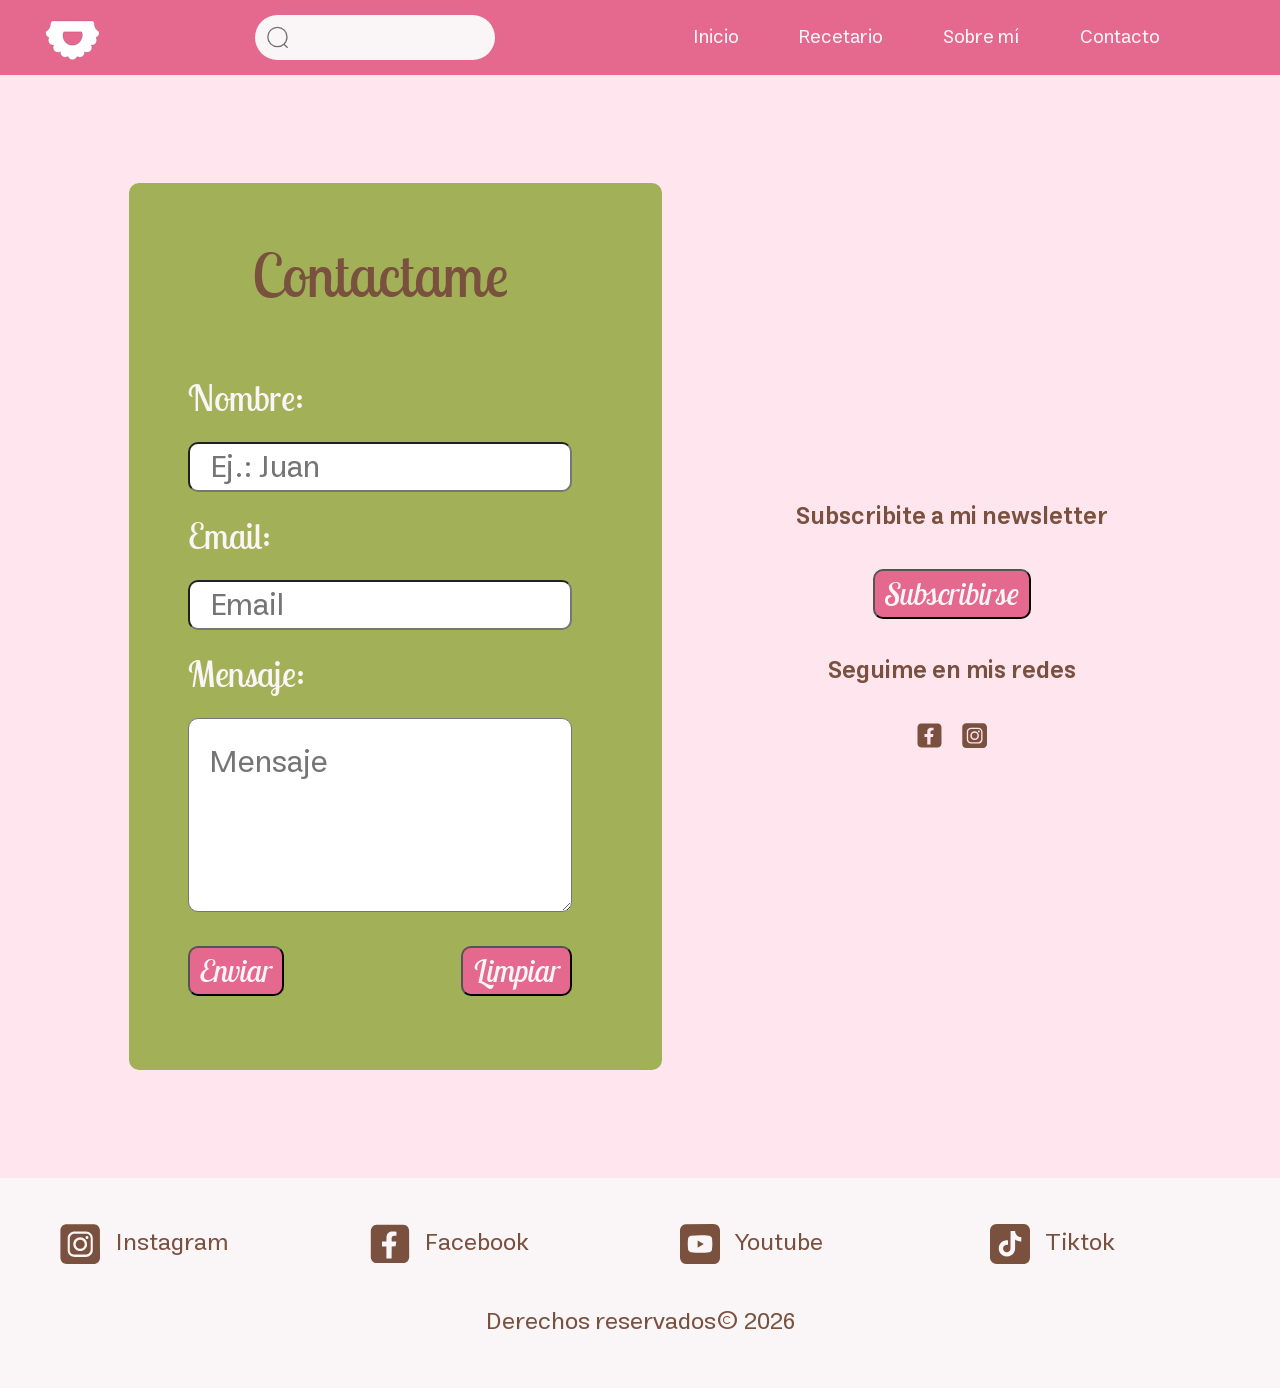
<file: contacto.html>
<!DOCTYPE html>
<html>

<head>
    <meta charset="UTF-8" />
    <meta name="viewport" content="width=device-width, initial-scale=1.0">
    <title>Ponete el Delantal</title>
    <link rel="icon" type="image/svg+xml" href="img/svg/logo-rosa.svg">
    <link href="estilos.css" rel="stylesheet" type="text/css">
</head>

<body>
    <header>
        <a href="index.html"><img src="img/svg/logo.svg" alt="" width="65" height="55" /></a>
        <div class="buscador">
            <img src="img/svg/icono-lupa.svg" alt="" width="25" height="25" />
        </div>
        <nav class="botonera">
            <a href="index.html">Inicio</a>
            <a href="recetario.html">Recetario</a>
            <a href="sobre-mi.html">Sobre mí</a>
            <a href="contacto.html">Contacto</a>
        </nav>
    </header>

    <main id="contenedor-contacto">
        <section id="contactar">
            <div id="formulario">
                <h2>Contactame</h2>
                <form method="post" action="mailto:maria.lujan.leiva@gmail.com" subject="Contacto desde el sitio web" target="_blank" enctype="text/plain">
                    <div class="form">
                        <label for="nombre">Nombre:</label>
                        <input type="text" name="nombre" id="nombre" placeholder="Ej.: Juan" required>
                        <label for="email">Email:</label>
                        <input type="email" name="email" id="email" placeholder="Email" required>
                        <label for="mensaje">Mensaje:</label>
                        <textarea name="mensaje" id="mensaje" placeholder="Mensaje" required></textarea>
                    </div>
                    <div class="botones">
                        <button type="submit">Enviar</button>
                        <button type="reset">Limpiar</button>  
                    </div>
                </form>
            </div>
            <div id="subscripcion">
                <h4>Subscribite a mi newsletter</h4>
                <button id="boton-subscripcion">Subscribirse</button>
                <h4>Seguime en mis redes</h4>
                <div id="logos">   
                    <a href="https://www.facebook.com/Poneteeldelantal?ref=hl"><img src="img/svg/facebook.svg" alt="" width="25" height="25" /></a>
                    <a href="https://www.instagram.com/poneteeldelantal/"><img src="img/svg/instagram.svg" alt="" width="25" height="25" /></a>
                </div>
            </div>
        </section>    
    </main>
    <footer>
        <ul>
            <li>
                <a href="https://www.instagram.com/poneteeldelantal/" target="_blank">
                    <img src="img/svg/instagram.svg" alt="" width="40" height="40" />
                    <p>Instagram</p>
                </a>
            </li>
            <li>
                <a href="https://www.facebook.com/Poneteeldelantal?ref=hl" target="_blank">
                <img src="img/svg/facebook.svg" alt="" width="40" height="40" />
                <p>Facebook</p>
                </a>
            </li>
            <li>
                <a href="https://www.youtube.com/channel/UCe3dXQ7yRv0x3CNFf5MmcQw" target="_blank">
                <img src="img/svg/youtube.svg" alt="" width="40" height="40" />
                <p>Youtube</p>
                </a>
            </li>
            <li>
                <a href="https://www.tiktok.com/@agusmaral?is_from_webapp=1&sender_device=pc" target="_blank">
                <img src="img/svg/tiktok.svg" alt="" width="40" height="40" />
                <p>Tiktok</p>
                </a>
            </li>
        </ul>
        <p>Derechos reservados© 2026</p>
    </footer>
</body>
</html>
</file>
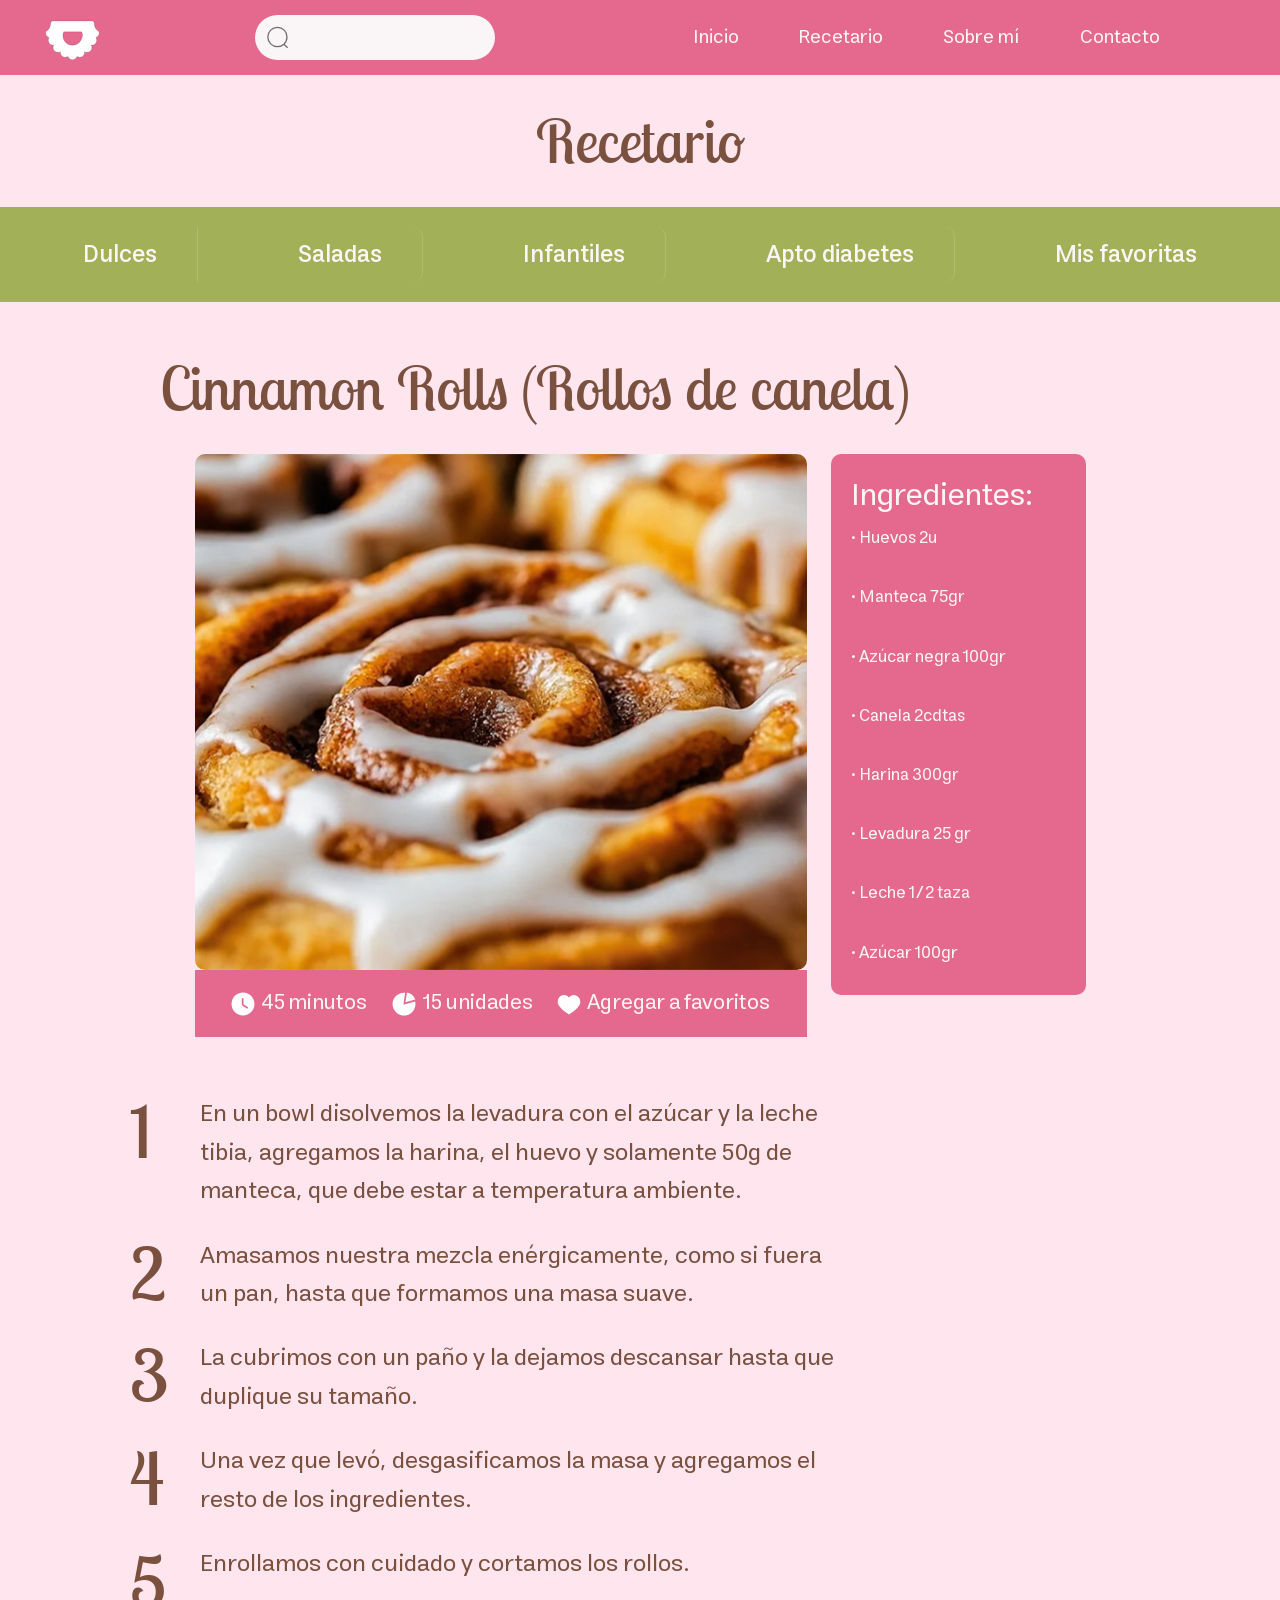
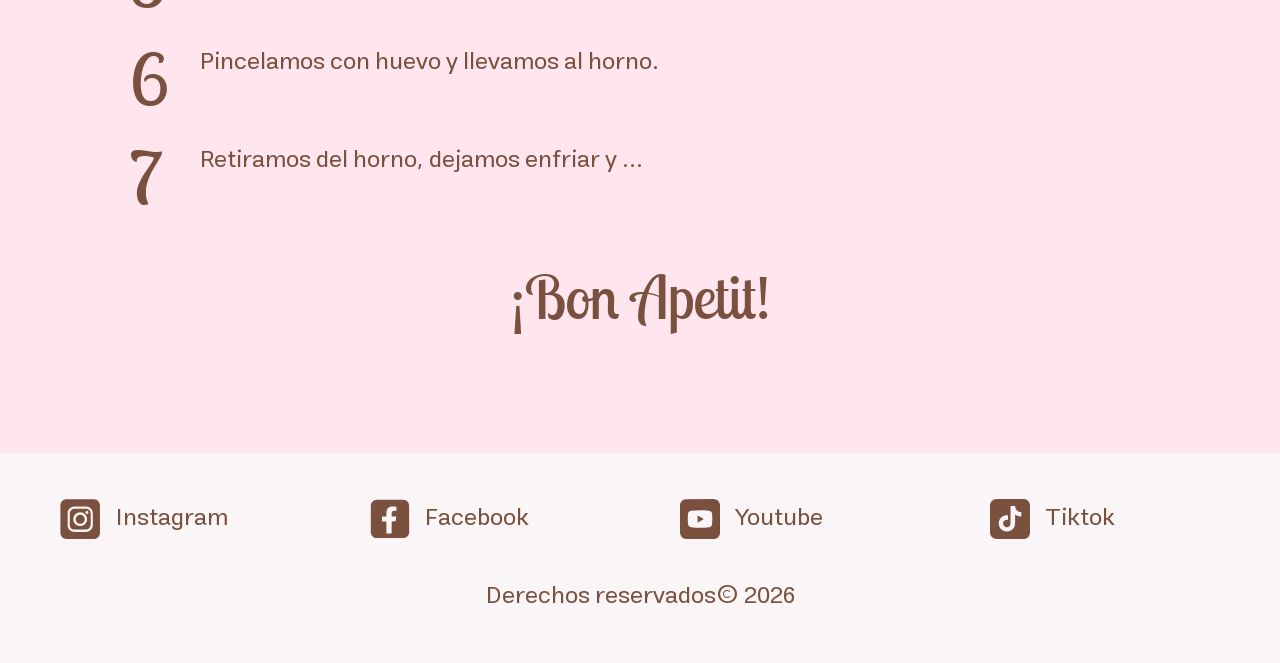
<file: recetario.html>
<!DOCTYPE html>
<html lang="es">

<head>
    <meta charset="UTF-8" />
    <meta name="viewport" content="width=device-width, initial-scale=1.0">
    <title>Ponete el Delantal</title>
    <link rel="icon" type="image/svg+xml" href="img/svg/logo-rosa.svg">
    <link href="estilos.css" rel="stylesheet" type="text/css">
</head>

<body>
    <header>
        <a href="index.html"><img src="img/svg/logo.svg" alt="" width="65" height="55" /></a>
        <div class="buscador">
            <img src="img/svg/icono-lupa.svg" alt="" width="25" height="25" />
        </div>
        <nav class="botonera">
            <a href="index.html">Inicio</a>
            <a href="recetario.html">Recetario</a>
            <a href="sobre-mi.html">Sobre mí</a>
            <a href="contacto.html">Contacto</a>
        </nav>
    </header>

    <main>

        <div class="titular">
            <h2>Recetario</h2>
        </div>

       <div class="categorias">

    <div class="categoria">
        <button>Dulces</button>
        <ul class="submenu-recetario">
            <li>Postres</li>
            <li>Meriendas</li>
            <li>Navidad</li>
            <li>Desayuno</li>
            <li>Pascuas</li>
        </ul>
    </div>

    <div class="categoria">
        <button>Saladas</button>
        <ul class="submenu-recetario">
            <li>Entradas</li>
            <li>Platos</li>
            <li>Snack</li>
            <li>Guarnición</li>
            <li>Dips</li>
        </ul>
    </div>

    <div class="categoria">
        <button>Infantiles</button>
        <ul class="submenu-recetario">
            <li>Desayuno</li>
            <li>Almuerzo</li>
            <li>Postres</li>
            <li>Especiales</li>
        </ul>
    </div>

    <div class="categoria">
        <button>Apto diabetes</button>
        <ul class="submenu-recetario">
            <li>Entradas</li>
            <li>Panes</li>
            <li>Postres</li>
            <li>Semillas</li>
        </ul>
    </div>

    <div class="categoria">
        <button>Mis favoritas</button>
        <ul class="submenu-recetario">
            <li>Dips</li>
            <li>Tartas</li>
            <li>Pastas</li>
        </ul>
    </div>

</div>

        <section class="receta">

            <h2>Cinnamon Rolls (Rollos de canela)</h2>

            <div class="contenido-receta">

                <!-- COLUMNA IZQUIERDA -->

                <div class="columna-izquierda">

                    <img src="img/img/recetario-roll-de-canela-optimizado.jpg" alt="Rollosdecanela">

                    <div class="datos-receta">

                        <div class="contenido">
                            <img src="img/svg/reloj.svg" alt="icono Tiempo">
                            <p>45 minutos</p>
                        </div>

                        <div class="contenido">
                            <img src="img/svg/porcion.svg" alt="icono Porciones">
                            <p>15 unidades</p>
                        </div>

                        <div class="contenido">
                            <img src="img/svg/favorito.svg" alt="icono Favoritos" >
                            <p>Agregar a favoritos</p>
                        </div>

                    </div>

                </div>

                <div class="notas">

                    <p>Ingredientes:</p>

                    <div class="ingredientes">

                        <div class="ingredientes-nombre">
                            <p>• Huevos 2u</p>
                            <p>• Manteca 75gr</p>
                            <p>• Azúcar negra 100gr</p>
                            <p>• Canela 2cdtas</p>
                            <p>• Harina 300gr</p>
                            <p>• Levadura 25 gr</p>
                            <p>• Leche 1/2 taza</p>
                            <p>• Azúcar 100gr</p>
                        </div>
                    </div>
                </div>
            </div>

            <ol class="pasos">

                <li>
                    <h2>1</h2>
                    <p>
                        En un bowl disolvemos la levadura con el azúcar y la leche tibia,
                        agregamos la harina, el huevo y solamente 50g de manteca,
                        que debe estar a temperatura ambiente.
                    </p>
                </li>

                <li>
                    <h2>2</h2>
                    <p>
                        Amasamos nuestra mezcla enérgicamente, como si fuera un pan,
                        hasta que formamos una masa suave.
                    </p>
                </li>

                <li>
                    <h2>3</h2>
                    <p>
                        La cubrimos con un paño y la dejamos descansar hasta que
                        duplique su tamaño.
                    </p>
                </li>

                <li>
                    <h2>4</h2>
                    <p>
                        Una vez que levó, desgasificamos la masa y agregamos
                        el resto de los ingredientes.
                    </p>
                </li>

                <li>
                    <h2>5</h2>
                    <p>
                        Enrollamos con cuidado y cortamos los rollos.
                    </p>
                </li>

                <li>
                    <h2>6</h2>
                    <p>
                        Pincelamos con huevo y llevamos al horno.
                    </p>
                </li>

                <li>
                    <h2>7</h2>
                    <p>
                        Retiramos del horno, dejamos enfriar y ...
                    </p>
                </li>

            </ol>

            <h2 class="cierre-notas">¡Bon Apetit!</h2>
        </section>
    </main>

    <footer>
        <ul>
            <li>
                <a href="https://www.instagram.com/poneteeldelantal/" target="_blank">
                    <img src="img/svg/instagram.svg" alt="" width="40" height="40" />
                    <p>Instagram</p>
                </a>
            </li>
            <li>
                <a href="https://www.facebook.com/Poneteeldelantal?ref=hl" target="_blank">
                <img src="img/svg/facebook.svg" alt="" width="40" height="40" />
                <p>Facebook</p>
                </a>
            </li>
            <li>
                <a href="https://www.youtube.com/channel/UCe3dXQ7yRv0x3CNFf5MmcQw" target="_blank">
                <img src="img/svg/youtube.svg" alt="" width="40" height="40" />
                <p>Youtube</p>
                </a>
            </li>
            <li>
                <a href="https://www.tiktok.com/@agusmaral?is_from_webapp=1&sender_device=pc" target="_blank">
                <img src="img/svg/tiktok.svg" alt="" width="40" height="40" />
                <p>Tiktok</p>
                </a>
            </li>
        </ul>
        <p>Derechos reservados© 2026</p>
    </footer>
</body>

</html>
</file>
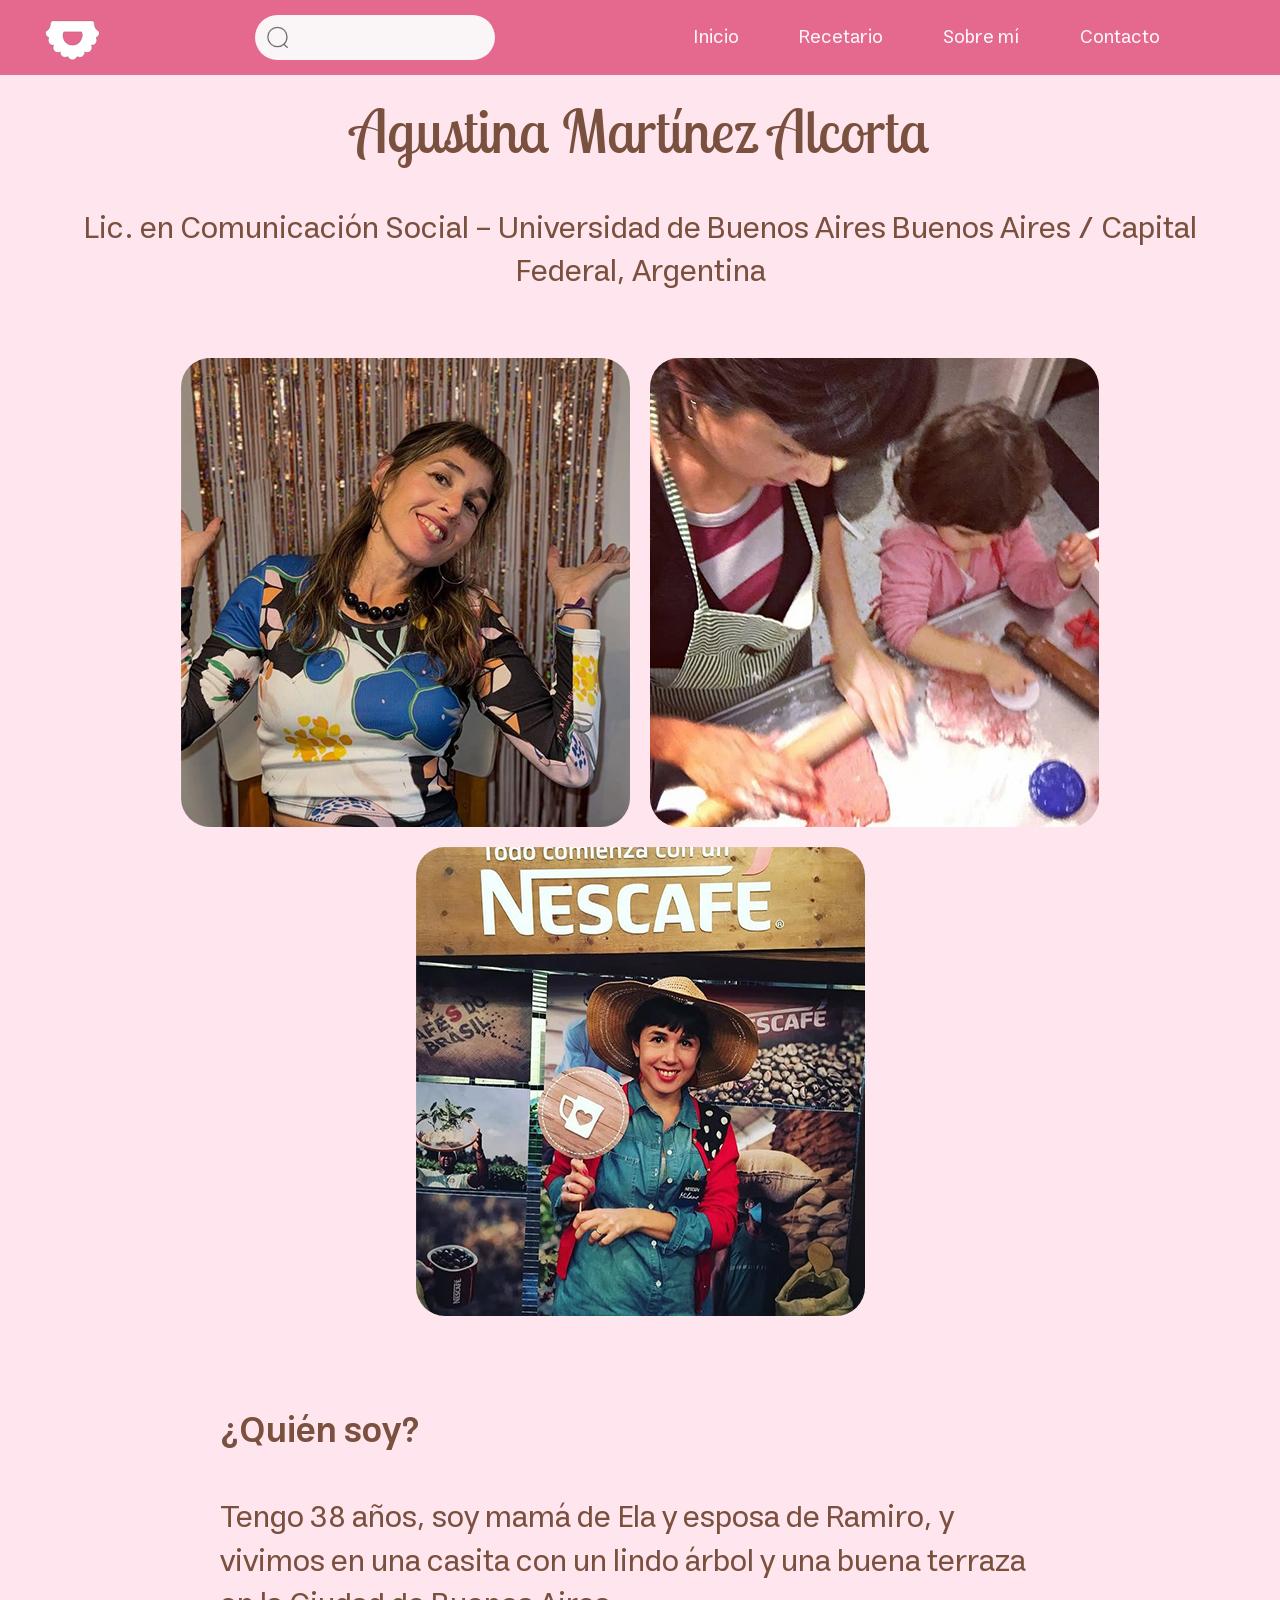
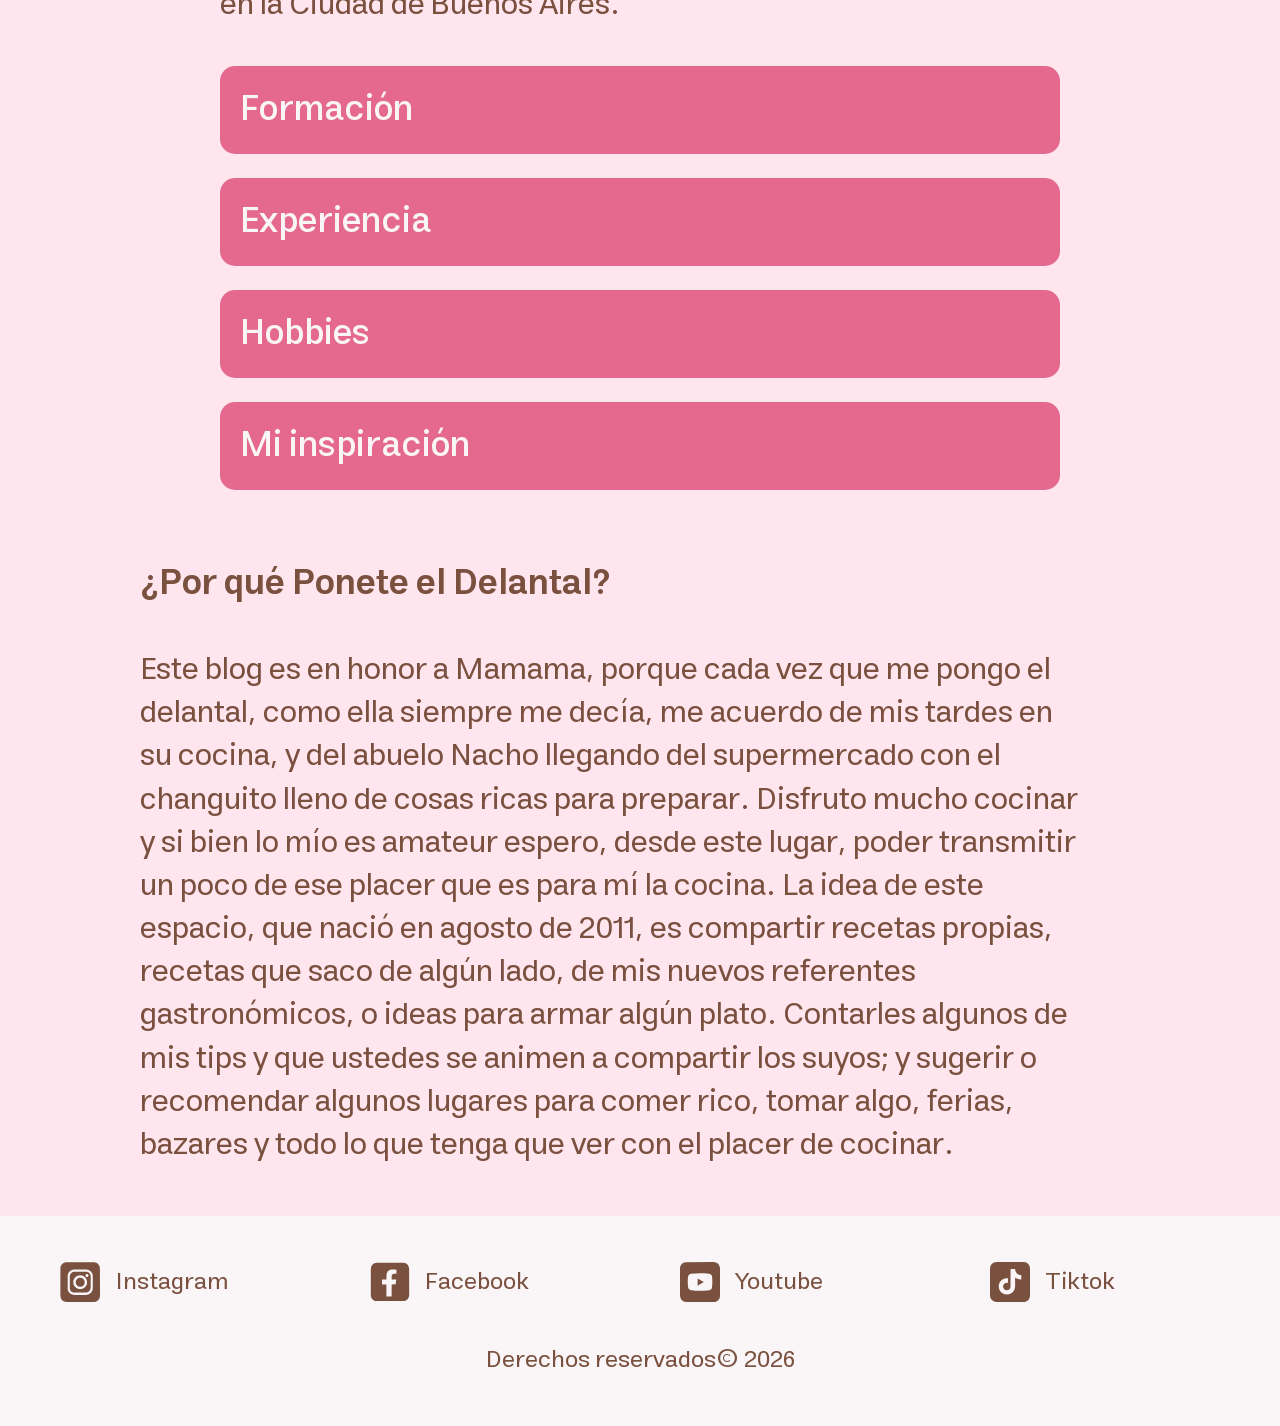
<file: sobre-mi.html>
<!DOCTYPE html>
<html>

<head>
    <meta charset="UTF-8" />
    <meta name="viewport" content="width=device-width, initial-scale=1.0">
    <title>Ponete el Delantal</title>
    <link rel="icon" type="image/svg+xml" href="img/svg/logo-rosa.svg">
    <link href="estilos.css" rel="stylesheet" type="text/css">
</head>

<body>
    <header>
        <a href="index.html"><img src="img/svg/logo.svg" alt="" width="65" height="55" /></a>
        <div class="buscador">
            <img src="img/svg/icono-lupa.svg" alt="" width="25" height="25" />
        </div>
        <nav class="botonera">
            <a href="index.html">Inicio</a>
            <a href="recetario.html">Recetario</a>
            <a href="sobre-mi.html">Sobre mí</a>
            <a href="contacto.html">Contacto</a>
        </nav>
    </header>

    <main>
        <section class="presentacion">
            <h2>Agustina Martínez Alcorta</h2>
            <p>Lic. en Comunicación Social - Universidad de Buenos Aires Buenos Aires / Capital Federal, Argentina</p>
        </section>
        <section class="galeria-sobremi">
            <img src="img/img/perfil-1.jpg" alt="Foto de perfil 1" width="449px" height="469px">
            <img src="img/img/perfil-2.jpg" alt="Foto de perfil 2" width="449px" height="469px">
            <img src="img/img/perfil-3.jpg" alt="Foto de perfil 3" width="449px" height="469px">
        </section>

        <div class="contenedor-ppal">
            <div class="contenedor-secciones-sm">
                <section class="personal">
                    <h4>¿Quién soy?</h4>
                    <p>Tengo 38 años, soy mamá de Ela y esposa de Ramiro, y vivimos en una casita con un lindo árbol y
                        una buena
                        terraza en la Ciudad de Buenos Aires.</p>
                </section>
                <section class="menu-desplegable">
                    <details>
                        <summary>Formación</summary>
                        <p>Soy Licenciada en Comunicación de la Universidad de Buenos Aires (UBA).</p>
                    </details>
                    <details>
                        <summary>Experiencia</summary>
                        <p>Trabajé en periodismo para distintos medios gráficos, también estuve en prensa y comunicación
                            institucional. Fui bloguera en “Disney Babble” durante 2 años, y desde hace 3 trabajo en el
                            Museo
                            Sitio de Memoria ESMA.</p>
                    </details>
                    <details>
                        <summary>Hobbies</summary>
                        <p>Además de cocinar me encanta andar en bici, salir a correr, mirar películas y series, probar
                            nuevos
                            sabores e ingredientes, recorrer bazares y ferias de comida, y por supuesto, jugar sin
                            tiempo con mi
                            hija.</p>
                    </details>
                    <details>
                        <summary>Mi inspiración</summary>
                        <p>Cuando era chica para mí era muy habitual pasar las tardes con mi abuela, a la que llamábamos
                            "Mamama" acompañándola y ayudándola en la cocina. A ella le gustaba mucho cocinar, era la
                            cocinera
                            de la familia, la que nos agasajaba en las reuniones familiares, y en mis almuerzos después
                            del
                            colegio. Mamama me transmitió su pasión por la cocina, me pasó sus tips, algunas de sus
                            recetas, su
                            libro de Petrona, que casi no se puede abrir de lo viejito que está, y me enseñó a dar amor
                            desde un
                            rico plato de comida, porque lo más lindo de cocinar es hacerlo para las personas que uno
                            quiere.
                        </p>
                    </details>
                </section>
            </div>
            <section class="justificacion">
                <h4>¿Por qué Ponete el Delantal?</h4>
                <p>Este blog es en honor a Mamama, porque cada vez que me pongo el delantal, como ella siempre me decía,
                    me
                    acuerdo de mis tardes en su cocina, y del abuelo Nacho llegando del supermercado con el changuito
                    lleno
                    de cosas ricas para preparar.
                    Disfruto mucho cocinar y si bien lo mío es amateur espero, desde este lugar, poder transmitir un
                    poco de
                    ese placer que es para mí la cocina.
                    La idea de este espacio, que nació en agosto de 2011, es compartir recetas propias, recetas que saco
                    de
                    algún lado, de mis nuevos referentes gastronómicos, o ideas para armar algún plato. Contarles
                    algunos de
                    mis tips y que ustedes se animen a compartir los suyos; y sugerir o recomendar algunos lugares para
                    comer rico, tomar algo, ferias, bazares y todo lo que tenga que ver con el placer de cocinar.</p>
            </section>
        </div>
    </main>

    <footer>
        <ul>
            <li>
                <a href="https://www.instagram.com/poneteeldelantal/" target="_blank">
                    <img src="img/svg/instagram.svg" alt="" width="40" height="40" />
                    <p>Instagram</p>
                </a>
            </li>
            <li>
                <a href="https://www.facebook.com/Poneteeldelantal?ref=hl" target="_blank">
                <img src="img/svg/facebook.svg" alt="" width="40" height="40" />
                <p>Facebook</p>
                </a>
            </li>
            <li>
                <a href="https://www.youtube.com/channel/UCe3dXQ7yRv0x3CNFf5MmcQw" target="_blank">
                <img src="img/svg/youtube.svg" alt="" width="40" height="40" />
                <p>Youtube</p>
                </a>
            </li>
            <li>
                <a href="https://www.tiktok.com/@agusmaral?is_from_webapp=1&sender_device=pc" target="_blank">
                <img src="img/svg/tiktok.svg" alt="" width="40" height="40" />
                <p>Tiktok</p>
                </a>
            </li>
        </ul>
        <p>Derechos reservados© 2026</p>
    </footer>
</body>

</html>
</file>
<file: estilos.css>
/* css document*/
@charset "utf-8";

@font-face {
    font-family: "lobstertwo regular";
    src: url(font/LobsterTwo-Regular.ttf) format(truetype);
    font-weight: normal;
    font-style: normal;
}

@font-face {
    font-family: "lobstertwo italic";
    src: url(font/lobstertwo-italic.ttf) format(truetype);
    font-weight:italic;
    font-style: italic;
}

@font-face {
    font-family: "lobstertwo bold";
    src: url(font/lobstertwo-bold.ttf) format(truetype);
    font-weight: bold;
    font-style: normal;
}

@font-face {
    font-family: "estedad regular";
    src: url(font/Estedad-Regular.ttf) format(truetype);
    font-weight: normal;
    font-style: normal;
}

@font-face {
    font-family: "estedad medium";
    src: url(font/Estedad-Medium.ttf) format(truetype);
    font-weight: medium;
    font-style: normal;
}

@font-face {
    font-family: "estedad semibold";
    src: url(font/Estedad-SemiBold.ttf) format(truetype);
    font-weigth: semibold;
    font-style: normal;
}

/*selector universal*/
* {
    margin: 0;
    padding: 0;
    box-sizing: border-box;
    list-style: none;
    text-decoration: none;
    font-family: "estedad regular", sans-serif;
    font-size: 1.5rem;
    font-style: normal;
    font-weight: normal;
    line-height: 2rem;
    color: var(--color-marron);
    text-align: left;
}

:root {
    --color-primario: #E5688E;
    --color-marron: #7A503F;
    --color-verde: #A2B058;
    --color-rosa-fondos: #FFE5ED;
    --color-blanco: #FAF5F6;
}

body {
    background-color: var(--color-rosa-fondos);
    color: var(--color-blanco);
    margin: 0;
    padding: 0;
    width: 100%;
    min-height: 100vh;
    display: flex;
    flex-direction: column;
}

h1 {
    font-family: "lobstertwo bold", sans-serif;
    font-size: 6rem;
    line-height: 8rem;
    color: var(--color-blanco);
}

h2 {
    font-family: "lobstertwo regular";
    font-size: 2.5rem;
    line-height: 3rem;
    color: var(--color-marron);
}

h3 {
    font-family: "lobstertwo regular";
    font-size: 2rem;
    line-height: 3rem;
    text-align: center;
    color: var(--color-blanco);
}

h4 {
    font-family: "estedad semibold";
    font-size: 1.5rem;
    line-height: 2rem;
    color: var(--color-marron);
}

h5 {
    font-family: "estedad medium", sans-serif;
    font-size: 1rem;
    line-height: 1.2rem;
    color: var(--color-blanco);
}

h6,
a {
    font-family: "estedad regular", sans-serif;
    font-size: 0.8rem;
    line-height: 1rem;
    color: var(--color-blanco);
}

p {
    font-family: "estedad regular", sans-serif;
    font-size: 1.3rem;
    line-height: 1.8rem;
    max-width: 950px;
    color: var(--color-marron);
}

small {
    font-family: "estedad medium", sans-serif;
    font-size: 1rem;
    line-height: 1.5rem;
    color: var(--color-marron);
    text-align: center;
}

header {
    width: 100%;
    display: flex;
    align-items: center;
    justify-content: center;
    padding: 10px 40px;
    gap: 150px;
    background-color: var(--color-primario);
}

header img {
    display: flex;
    align-items: center;
}

.buscador {
    background-color: var(--color-blanco);
    width: 20%;
    border-radius: 30px;
    padding-left: 10px;
    display: flex;
    align-items: center;
    padding: 10px 10px;
}

.botonera {
    display: flex;
    justify-content: flex-end;
    align-items: center;
    gap: 60px;
    padding-right: 80px;
    flex: 1 0 0;
}

.botonera a {
    color: var(--color-blanco);
    text-align: center;
    font-size: 0.8rem;
    line-height: 100%;
    white-space: nowrap;
}

footer {
    display: flex;
    height: 210px;
    padding: 80px 0;
    flex-direction: column;
    justify-content: center;
    align-items: center;
    gap: 35px;
    align-self: stretch;
    background-color: var(--color-blanco);
}

footer ul {
    display: flex;
    justify-content: center;
    align-items: flex-end;
    gap: 80px;
    align-self: stretch;
}

footer li a {
    display: flex;
    width: 230px;
    align-items: center;
    gap: 15px;
}

footer p {
    color: var(--color-marron);
    font-size: 1rem;
}

/* css de Index */

#hero {
    width: 100%;
    height: 75vh;
    display: flex;
    flex-direction: column;
    padding: 135px 90px;
    align-items: flex-start;
    position: relative;
    overflow: hidden;
}

#hero-fondo {
    position: absolute;
    top: 0;
    left: 0;
    width: 100%;
    height: 100%;
    object-fit: cover;
    z-index: 1;
}

#hero-gradiente {
    position: absolute;
    top: 0;
    left: 0;
    width: 100%;
    height: 100%;
    background: linear-gradient(270deg, rgba(102, 102, 102, 0.00) 0%, var(--color-marron)100%);
    mix-blend-mode: multiply;
    z-index: 2;
}

#textos-hero {
    position: relative;
    padding: 0 90px;
    max-width: 40%;
    text-align: left;
    display: flex;
    flex-direction: column;
    gap: 40px;
    color: var(--color-blanco);
    z-index: 3;
}

#textos-hero h1 {
    animation-name: titulares;
    animation-duration: 3s;
    animation-timing-function: ease-in-out;
    animation-direction: normal;
    animation-iteration-count: infinite;
    animation-timing-function: ease-in-out;
    animation-fill-mode: none;
    animation-play-state: running;
}

@keyframes titulares {
    0% {
        color: var(--color-verde);
    }

    50% {
        color: var(--color-blanco);
    }

    100% {
        color: var(--color-primario);
    }
}

/* css cards componentes */

#recetascards {
    background: var(--color-rosa-fondos);
    color: var(--color-marron);
    width: 100%;
    height: 60vh;
    display: flex;
    flex-direction: column;
    justify-content: center;
    align-items: center;
    gap: 50px;
}

#recetascards h4{
    color: var(--color-marron);
}

#cards {
    display: flex;
    width: 100%;
    justify-content: center;
    align-items: center;
    align-content: center;
    gap: 50px;
    flex-wrap: wrap;
}

.tarjetas {
    background-color: var(--color-primario);
    width: 250px;
    display: flex;
    flex-direction: column;
    align-items: flex-start;
    border-radius: 10px;
    gap: 10px;
    align-self: stretch;
}

.tarjetas-texto {
    color: var(--color-blanco);
    max-width: 60%;
    display: flex;
    flex-direction: column;
    align-items: flex-start;
    padding: 10px 0 30px 20px;
    gap: 50px;
}

.tarjetas-texto a {
    color: var(--color-blanco);
}

.tarjetas img {
    border-radius: 10px;
    align-self: stretch;
}

#cards :hover {
    background-color: var(--color-marron);
    border-radius: 10px;
}

.tarjetas-texto a:hover {
    font-family: "estedad semibold", sans-serif;
}

/* termina cards */

#frase {
    width: 100%;
    height: 30vh;
    display: flex;
    flex-direction: column;
    padding: 40px 0;
    align-items: center;
    background-color: var(--color-rosa-fondos);
    background-image: url(img/svg/frase-u.svg);
    background-repeat: repeat;
    background-repeat: repeat-x;
}

#frase h2 {
    text-align: center;
    color: var(--color-blanco);
    max-width: 50%;
}

/* galeria index */

#galeria {
    width: 100%;
    height: 130vh;
    padding-left: 90px;
    display: flex;
    flex-direction: column;
    justify-content: center;
    align-items: center;
    gap: 70px;
    align-self: stretch;
}

#galeria #titulos {
    width: 100%;
    height: 20vh;
    padding: 90px 0;
    display: flex;
    align-items: center;
    gap: 40px;
}

#galeria #fotos {
    height: 80vh;
    padding: 0 90px;
    display: flex;
    align-items: center;
    gap: 60px;
    align-self: stretch;

}

#titulos {
    display: flex;
    flex-direction: column;
    align-items: center;
    justify-content: center;
    gap: 50px;
    padding: 50px 0 0 0;
}

#miniaturas {
    width: 100%;
    padding: 50px 0;
    display: flex;
    justify-content: center;
    gap: 30px;
}

#miniaturas img {
    border-radius: 15px;
    display: flex;
    flex-direction: column;
    align-items: center;
    justify-content: center;
    gap: 40px;
}

#miniaturas a {
    display: flex;
    flex-direction: column;
    align-items: center;
    gap: 10px;
    font-size: 1rem;
    color: var(--color-marron);
}

#galeria {
    display: none;
    width: 100%;
    justify-content: center;
    align-items: center;
    height: 100vh;
    position: absolute;
    top: 0;
    z-index: 10;
    padding: 0;
}

#galeria li {
    display: flex;
}

#galeria-oculta {
    display: flex;
    width: 100vw;
    max-width: 1450px;
    overflow: hidden;
    z-index: 20;
}

.fraccion-galeria {
    display: flex;
    align-items: center;
    background-repeat: no-repeat;
    background-position: center;
    width: 100%;
    min-width: 1400px;
    height: 100vh;
    justify-content: space-between;
    padding: 60px 60px;

}

.primer-ultima-flecha {
    visibility: hidden;
}

.close {
    position: absolute;
    top: 80px;
    right: 2%;
}

/*Imagenes galeria*/

#foto-1 {
    background-image: url("img/galeria/cheesecake-escritorio.jpg");
    border-radius: 20px;
}

#foto-2 {
    background-image: url("img/galeria/triangulos-escritorio.jpg");
    border-radius: 20px;
}

#foto-3 {
    background-image: url("img/galeria/postre-oreo-escritorio.jpg");
    border-radius: 20px;
}

#foto-4 {
    background-image: url("img/galeria/muhammara-escritorio.jpg");
    border-radius: 20px;
}

#foto-5 {
    background-image: url("img/galeria/tallarines-escritorio.jpg");
    border-radius: 20px;
}

#fondo-galeria {
    background-color: black;
    opacity: 0.95;
    position: fixed;
    top: 0;
    width: 100vw;
    height: 100vh;
    z-index: 0;
    display: flex;
    align-content: center;
    justify-content: center;
    background-color: var(--color-rosa-fondos);
}

#iconos {
    width: 100%;
    height: 15vh;
    display: flex;
    justify-content: center;
    background-color: var(--color-rosa-fondos);
}

#icon-index {
    width: 100%;
    display: flex;
    justify-content: center;
    align-items: center;
    gap: 180px;
}

.noticias-index {
    background-color: var(--color-primario);
    width: 100%;
    height: 70vh;
    display: flex;
    flex-direction: column;
    justify-content: center;
    align-items: flex-start;
    padding-left: 90px;
    gap: 50px;
}

.noticias-index h4 {
    padding: 0 10px;
}

.linea-noticias {
    display: flex;
    align-items: center;
    padding-left: 90px;
    margin-left: 90px;
    border: none;
    height: 3px;
    background-color: var(--color-blanco);
    width: 90%;
}

.noticia {
    padding: 0 90px;
    display: flex;
    align-items: flex-start;
    gap: 133px;
    align-self: stretch;
}

.flecha-noticias {
    display: flex;
    justify-content: center;
    align-items: center;
    border: 2px solid var(--color-blanco);
    border-radius: 50px;
}

.flecha-noticias :hover {
    background-color: var(--color-verde);
    border-radius: 50px;
}

.noticias-index,
h4,
h6,
p {
    color: var(--color-blanco);
}

/* termina css de Index */

/* empieza css de contacto.html */
#contenedor-contacto {
    width: 100%;
    flex: 1;
    display: flex;
    justify-content: center;
    align-items: center;
    gap: 30px;
    padding: 20px;
}

#contactar {
    display: flex;
    width: 100%;
    height: 100%;
    padding: 88px 90px;
    justify-content: center;
    align-items: center;
    gap: 90px;
    align-content: center;
    flex-direction: row;
    flex-wrap: wrap;
}

#formulario {
    display: flex;
    width: auto;
    height: 100%;
    padding: 26px 90px 40px 59px;
    flex-direction: column;
    justify-content: flex-start;
    align-items: center;
    gap: 33px;
    background-color: var(--color-verde);
    border-radius: 10px;
}

#nombre,
#email {
    width: 100%;
    height: 50px;
    border-radius: 10px;
    padding: 20px;
    font-family: "estedad regular", sans-serif;
    font-size: 1.3rem;
    color: var(--color-marron);
}

label {
    color: var(--color-blanco);
    font-family: "lobstertwo regular", sans-serif;
    font-size: 1.5rem;
}

textarea {
    width: 100%;
    height: 194px;
    border-radius: 10px;
    padding: 20px;
    font-family: "estedad regular", sans-serif;
    font-size: 1.3rem;
    color: var(--color-marron);
}

.botones {
    display: flex;
    justify-content: space-between;
    padding: 34px 0px;
}

button {
    height: 50px;
    border-radius: 10px;
    background-color: var(--color-primario);
    color: var(--color-blanco);
    font-family: "lobstertwo italic", sans-serif;
    font-size: 1.3rem;
    padding: 10px;
    display: flex;
    align-items: center;
}

.form {
    display: flex;
    height: 100%;
    flex-direction: column;
    justify-content: space-between;
    align-items: flex-start;
    gap: 20px;
}

#subscripcion {
    display: flex;
    padding: 90px 28px;
    flex-direction: column;
    justify-content: center;
    align-items: center;
    gap: 34px;
    flex: 1;
    max-width: 400px;
}

#subscripcion h4 {
    color: var(--color-marron);
    font-size: 1rem;
    line-height: 1.5rem;
}

#logos {
    color: var(--color-marron);
    display: flex;
    flex-direction: row;
    gap: 20px;
}
/* termina css de contacto.html */

/* css de Sobre Mí */

.presentacion h2,
.presentacion p {
    color: var(--color-marron);
    max-width: 2650px;
    text-align: center;    
    padding: 20px 80px;
}

.galeria-sobremi img {
    border-radius: 29px;
    max-width: 100%;
    height: auto;
}

.galeria-sobremi {
    display: flex;
    flex-wrap: wrap;
    padding: 45px 0 22px 0;
    justify-content: center;
    gap: 20px;
}

.personal,
.justificacion {
    display: flex;
    flex: 1 1 45%;
    padding: 20px 80px;
    flex-direction: column;
    gap: 40px;
}

.personal p, .personal h4 {
    color: var(--color-marron);
}

.justificacion p, .justificacion h4 {
    color: var(--color-marron);
}

.menu-desplegable {
    display: flex;
    padding: 20px 80px;
    flex-direction: column;
    justify-content: center;
    gap: 24px;
}

summary {
    color: var(--color-blanco);
    font-family: 'estedad medium', sans-serif;
    font-size: 1.5rem;
    background-color: var(--color-primario);
    border-radius: 15px;
    max-width: 950px;
    padding: 20px;
    gap: 40px;
}

details p {
    color: var(--color-blanco);
    background-color: var(--color-verde);
    border-radius: 15px;
    padding: 20px;
    max-width: 950px;
}

.contenedor-ppal {
    display: flex;
    flex-wrap: wrap;       
    gap: 50px;
    padding: 50px 80px;
    width: 100%;
    justify-content: center; 
    align-items: center;
    margin: 0 auto;
    max-width: 1920px;
}

.contenedor-ppal .contenedor-secciones-sm {
    flex: 1;
    max-width: 1000px;
}

.contenedor-ppal .justificacion {
    flex: 1;
    padding: 0;
    max-width: 1000px;
}

/* termina css de Sobre mí */

/*comienzo css recetario*/
.receta {
    width: 100%;
    max-width: 1200px;
    margin: 0 auto;
    padding: 20px 90px 80px;
}

main {
    width: 100%;
}

.titular {
    display: flex;
    justify-content: center;
}

.contenido-receta {
    display: flex;
    justify-content: center;
    align-items: flex-start;
    gap: 24px;
    width: 100%;
}

.columna-izquierda img {
    width: 100%;
    height: auto;
    display: block;
    border-radius: 10px;
}


.datos-receta {
    background-color: var(--color-primario);
    display: flex;
    justify-content: space-evenly;
    align-items: center;
    padding: 12px;
}

.contenido {
    display: flex;
    align-items: center;
    gap: 6px;
}

.contenido img {
    width: 24px;
    height: 24px;
}

.contenido p {
    font-size: 0.9rem;
    color: var(--color-blanco);
    white-space: nowrap;
}

.notas {
    width: 25%;
    min-width: 220px;
    background-color: var(--color-primario);
    padding: 20px;
    border-radius: 10px;
}

.notas p {
    color: var(--color-blanco);
}

.ingredientes p {
    max-width: none;
    font-size: 0.7rem;
}

.ingredientes-nombre {
    display: flex;
    flex-direction: column;
    gap: 16px;
}

.pasos {
    display: flex;
    flex-direction: column;
    gap: 10px;
    margin-top: 50px;
}

.pasos p {
    font-family: "estedad regular", sans-serif;
    font-size: 1rem;
    line-height: 1.6;
    color: var(--color-marron);
    max-width: 650px;
}

.pasos li {
    display: flex;
    align-items: flex-start;
    gap: 30px;
    padding: 8px 0;
}

.pasos h2 {
    font-size: 3rem;
    line-height: 1;
    padding: 0;
    min-width: 40px;
}

.cierre-notas {
    text-align: center;
    padding: 40px;
}

.columna-izquierda {
    width: 60%;
    display: flex;
    flex-direction: column;
}

.categorias a {
    color: white;
    font-size: 1rem;
    white-space: nowrap;
}

h2 {
    padding: 30px;
}

/* MENU DESPLEGABLE RECETARIO */
.categorias {
    width: 100vw;
    margin-left: calc(-50vw + 50%);
    background-color: var(--color-verde);
    display: flex;
    justify-content: center;
    gap: 60px;
    padding: 20px;
}

.categoria {
    position: relative;
    flex: 0 0 auto;
}

.categoria button {
    width: 100%;
    height: 55px;
    border: none;
    background: transparent;
    display: flex;
    justify-content: center;
    align-items: center;
    color: var(--color-blanco);
    font-family: "estedad medium", sans-serif;
    font-size: 1rem;
    white-space: nowrap;
    cursor: pointer;
    border-right: 1px solid rgba(255, 255, 255, .15);
    transition: background-color .3s ease;
    padding: 0 40px;
}


.categoria:first-child button {
    border-radius: 10px 0 0 0;
}

.categoria:last-child button {
    border-right: none;
    border-radius: 0 10px 0 0;
}

.categoria button:hover {
    background-color: rgba(255, 255, 255, .08);
}

.submenu-recetario {
    position: absolute;
    top: 100%;
    left: 0;
    width: 100%;
    background-color: var(--color-verde);
    display: flex;
    flex-direction: column;
    border-radius: 0 0 10px 10px;
    opacity: 0;
    visibility: hidden;
    transform: translateY(-10px);
    transition:
        opacity .3s ease,
        transform .3s ease;
    z-index: 100;
    padding: 10px 0;
}

.categoria:hover .submenu-recetario {
    opacity: 1;
    visibility: visible;
    transform: translateY(0);
}

.submenu-recetario li {
    color: var(--color-blanco);
    font-size: 0.9rem;
    text-align: center;
    padding: 8px 10px;
    cursor: pointer;
    transition: background-color .2s ease;
}

.submenu-recetario li:hover {
    background-color: rgba(255, 255, 255, 0.15);
}

@media (max-width: 500px) {

main {
    max-width: 100%;
    padding: 0 15px;
}

.receta {
    padding: 20px 10px;
}

.contenido-receta {
    display: flex;
    flex-direction: column;
    width: 100%;
}

.columna-izquierda,
.notas {
    width: 100%;
}

.columna-izquierda img {
    width: 100%;
    height: auto;
}

.notas {
    padding: 15px;
}

.ingredientes p {
    font-size: 0.8rem;
    line-height: 1.2;
}

header {
    display: flex;
    flex-wrap: wrap;
    justify-content: center;
    align-items: center;
    gap: 15px 25px;
    padding: 20px;
}

header>a,
.buscador {
    margin: 0;
}

.botonera {
    width: 100%;
    display: flex;
    justify-content: center;
    align-items: center;
    gap: 15px;
}

.botonera a {
    font-size: .8rem;
}

.buscador {
    width: 100px;
    height: 25px;
    background: white;
    border-radius: 20px;
    display: flex;
    align-items: center;
    padding-left: 8px;
}

.buscador img {
    width: 18px;
    height: 18px;
}

.categorias {
    display: flex;
    flex-wrap: wrap;
    justify-content: center;
    gap: 10px;
    padding: 8px;
}

.categoria {
    margin: 0;
}

.categorias * {
    font-size: 0.8rem !important;
}

.receta {
    text-align: center;
}

.receta h2 {
    font-size: 1.5rem;
    line-height: 1.2;
}

.contenido {
    flex-direction: column;
    text-align: center;
}

.contenido img {
    width: 20px;
    height: 20px;
}

.datos-receta {
    padding: 8px;
    gap: 5px;
}

.contenido p {
    font-size: 0.7rem;
    line-height: 1.1;
}


.pasos li {
    gap: 10px;
    align-items: flex-start;
}

.pasos li h2 {
    line-height: 0;
}

.pasos p {
    font-size: 0.9rem;
}

footer {
    padding: 30px 10px;
    height: auto;
    text-align: center;
}

footer ul {
    flex-wrap: wrap;
    gap: 20px;
}

footer li {
    width: auto;
    flex-direction: column;
    text-align: center;
}

footer li img {
    width: 30px;
    height: 30px;
    text-align: center;
}

footer li p {
    font-size: 0.8rem;
    text-align: center;
}

summary {
    padding: 10px;
}

details p {
    padding: 10px;
}
.personal,
.justificacion {
    padding: 15px;
}

.menu-desplegable {
    padding: 15px;
}
}

@media screen and (max-width: 1600px) {

.contenedor-ppal {
    flex-direction: column;
}

.contenedor-ppal .contenedor-secciones-sm,
.contenedor-ppal .justificacion {
    width: 100%;
    flex: none;
}
}
</file>
